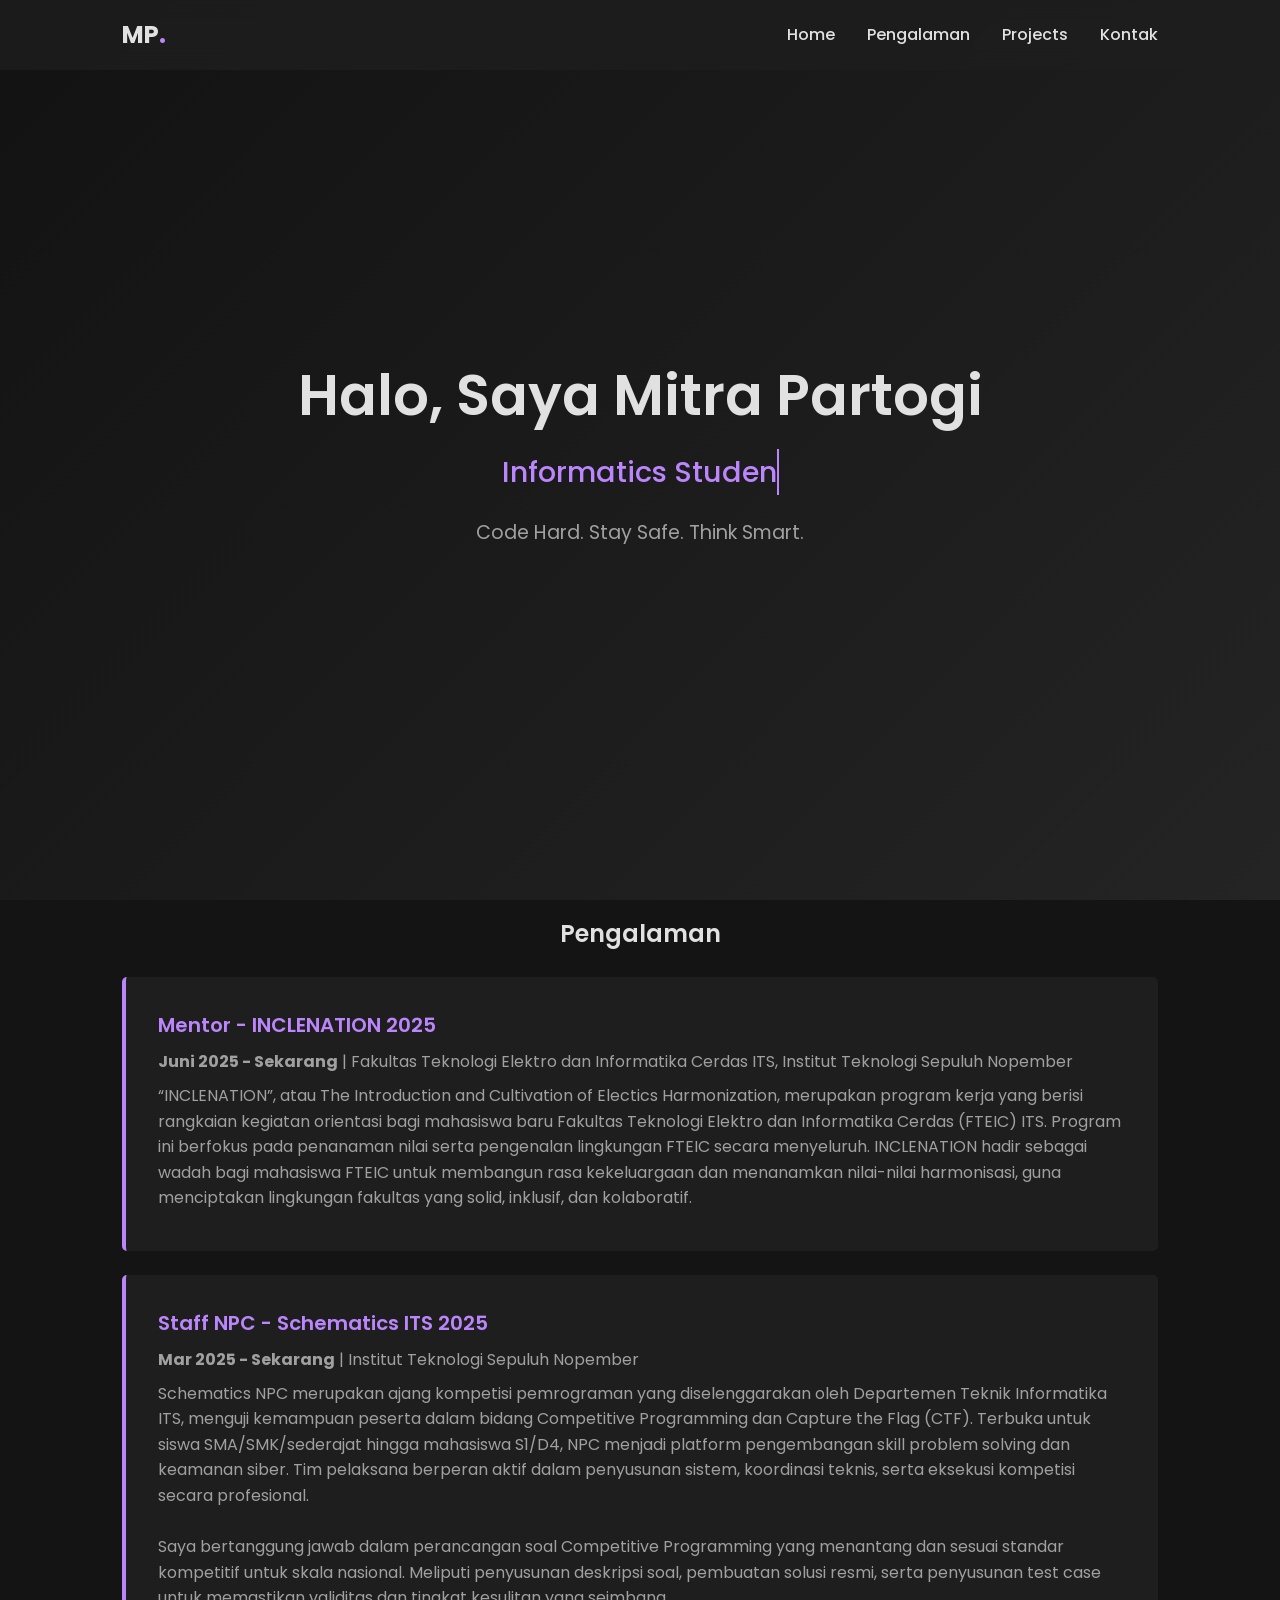
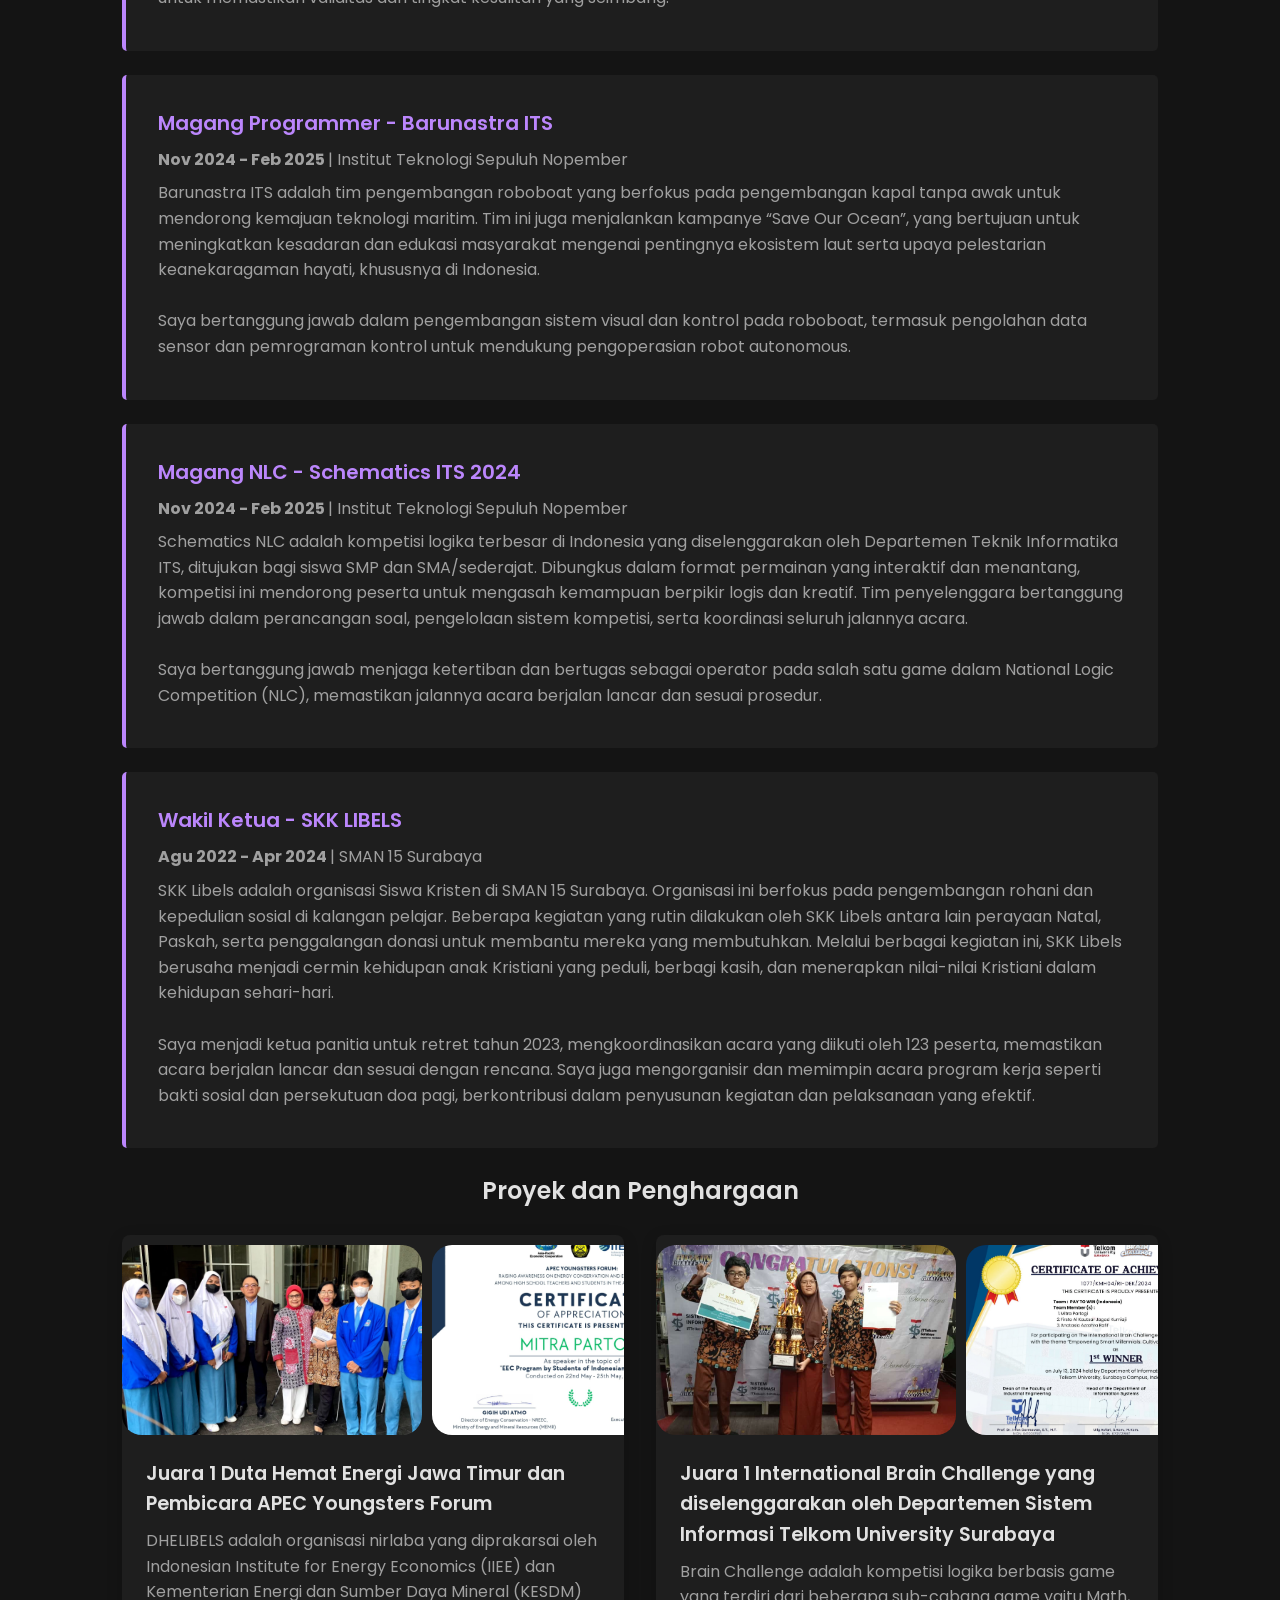
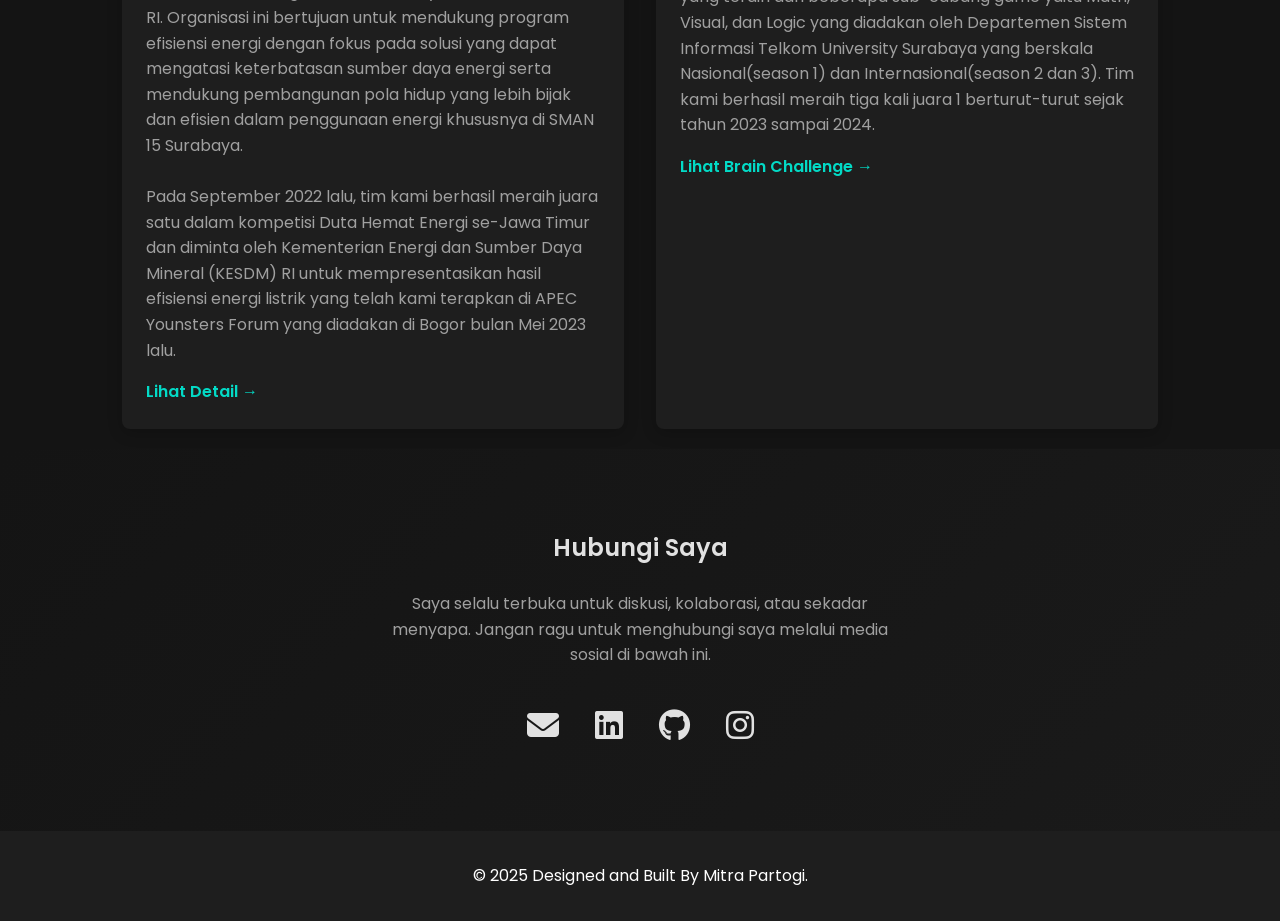
<file: index.html>
<!DOCTYPE html>
<html lang="id">
<head>
    <meta charset="UTF-8">
    <meta name="viewport" content="width=device-width, initial-scale=1.0">
    <title>Mitra Partogi</title>
    <link rel="preconnect" href="https://fonts.googleapis.com">
    <link rel="preconnect" href="https://fonts.gstatic.com" crossorigin>
    <link href="https://fonts.googleapis.com/css2?family=Poppins:wght@400;500;600;700&display=swap" rel="stylesheet">
    <link rel="stylesheet" href="https://cdnjs.cloudflare.com/ajax/libs/font-awesome/6.5.1/css/all.min.css">
    <link rel="stylesheet" href="style.css">
</head>
<body>

    <header class="navbar">
        <div class="container">
            <a href="#home" class="logo">MP<span class="logoo">.</span></a>
            <ul class="nav-links">
                <li><a href="#home">Home</a></li>
                <li><a href="#experience">Pengalaman</a></li>
                <li><a href="#work">Projects</a></li>
                <li><a href="#contact">Kontak</a></li>
            </ul>
        </div>  
    </header>

    <main>
        <section id="home">
            <div class="home-content">
                <h1>Halo, Saya <span class="name-masked" data-text="Mitra Partogi">Mitra Partogi</span></h1>
                <p class="profession">Web Developer & UI/UX Enthusiast</p>
                <p class="tagline">Code Hard. Stay Safe. Think Smart.</p>
            </div>
        </section>

        <section id="experience" class="container">
            <h2 style="margin-top: 15px;">Pengalaman</h2>
            <div class="experience-list">

                 <div class="experience-item">
                    <h3>
                        Mentor - INCLENATION 2025
                    </h3>

                    <p><strong>Juni 2025 - Sekarang</strong> | Fakultas Teknologi Elektro dan Informatika Cerdas ITS, Institut Teknologi Sepuluh Nopember</p>
                    <p>
                        “INCLENATION”, atau The Introduction and Cultivation of Electics Harmonization, merupakan program kerja yang berisi rangkaian kegiatan orientasi bagi
                        mahasiswa baru Fakultas Teknologi Elektro
                        dan Informatika Cerdas (FTEIC) ITS.
                        Program ini berfokus pada penanaman nilai
                        serta pengenalan lingkungan FTEIC secara
                        menyeluruh.

                        INCLENATION hadir sebagai wadah bagi
                        mahasiswa FTEIC untuk membangun rasa
                        kekeluargaan dan menanamkan nilai-nilai
                        harmonisasi, guna menciptakan lingkungan
                        fakultas yang solid, inklusif, dan kolaboratif.             
                    </p>
                </div>


                <div class="experience-item">
                    <h3>
                        Staff NPC - Schematics ITS 2025
                    </h3>

                    <p><strong>Mar 2025 - Sekarang</strong> | Institut Teknologi Sepuluh Nopember</p>
                    <p>
                        Schematics NPC merupakan ajang kompetisi pemrograman yang diselenggarakan oleh Departemen Teknik Informatika ITS, menguji
                        kemampuan peserta dalam bidang Competitive Programming dan Capture the Flag (CTF). Terbuka untuk siswa SMA/SMK/sederajat
                        hingga mahasiswa S1/D4, NPC menjadi platform pengembangan skill problem solving dan keamanan siber. Tim pelaksana berperan aktif
                        dalam penyusunan sistem, koordinasi teknis, serta eksekusi kompetisi secara profesional. <br><br>
                        Saya bertanggung jawab dalam perancangan soal Competitive Programming yang menantang dan sesuai standar kompetitif untuk skala
                        nasional. Meliputi penyusunan deskripsi soal, pembuatan solusi resmi, serta penyusunan test case untuk memastikan validitas dan
                        tingkat kesulitan yang seimbang.              
                    </p>
                </div>

                <div class="experience-item">
                    <h3> 
                        Magang Programmer - Barunastra ITS
                    </h3>
                    <p><strong>Nov 2024 - Feb 2025 </strong> | Institut Teknologi Sepuluh Nopember</p>
                    <p>
                        Barunastra ITS adalah tim pengembangan roboboat yang berfokus pada pengembangan kapal tanpa awak untuk mendorong kemajuan
                        teknologi maritim. Tim ini juga menjalankan kampanye “Save Our Ocean”, yang bertujuan untuk meningkatkan kesadaran dan edukasi
                        masyarakat mengenai pentingnya ekosistem laut serta upaya pelestarian keanekaragaman hayati, khususnya di Indonesia. <br><br>
                        Saya bertanggung jawab dalam pengembangan sistem visual dan kontrol pada roboboat, termasuk pengolahan data sensor dan
                        pemrograman kontrol untuk mendukung pengoperasian robot autonomous.          
                    </p>
                </div>

                <div class="experience-item">
                    <h3> 
                        Magang NLC - Schematics ITS 2024
                    </h3>
                    <p><strong>Nov 2024 - Feb 2025 </strong> | Institut Teknologi Sepuluh Nopember</p>
                    <p>
                        Schematics NLC adalah kompetisi logika terbesar di Indonesia yang diselenggarakan oleh Departemen Teknik Informatika ITS, ditujukan
                        bagi siswa SMP dan SMA/sederajat. Dibungkus dalam format permainan yang interaktif dan menantang, kompetisi ini mendorong peserta
                        untuk mengasah kemampuan berpikir logis dan kreatif. Tim penyelenggara bertanggung jawab dalam perancangan soal, pengelolaan
                        sistem kompetisi, serta koordinasi seluruh jalannya acara. <br><br>
                        Saya bertanggung jawab menjaga ketertiban dan bertugas sebagai operator pada salah satu game dalam National Logic Competition (NLC), memastikan
                        jalannya acara berjalan lancar dan sesuai prosedur.          
                    </p>
                </div>

                <div class="experience-item">
                    <h3> 
                        Wakil Ketua - SKK LIBELS
                    </h3>
                    <p><strong>Agu 2022 - Apr 2024 </strong> | SMAN 15 Surabaya </p>
                    <p>
                        SKK Libels adalah organisasi Siswa Kristen di SMAN 15 Surabaya. Organisasi ini berfokus pada pengembangan rohani dan kepedulian
                        sosial di kalangan pelajar. Beberapa kegiatan yang rutin dilakukan oleh SKK Libels antara lain perayaan Natal, Paskah, serta
                        penggalangan donasi untuk membantu mereka yang membutuhkan. Melalui berbagai kegiatan ini, SKK Libels berusaha menjadi cermin
                        kehidupan anak Kristiani yang peduli, berbagi kasih, dan menerapkan nilai-nilai Kristiani dalam kehidupan sehari-hari. 
                        <br><br>
                        Saya menjadi ketua panitia untuk retret tahun 2023, mengkoordinasikan acara yang diikuti oleh 123 peserta, memastikan acara berjalan lancar dan sesuai dengan rencana. Saya juga mengorganisir dan memimpin acara program kerja seperti bakti sosial dan persekutuan doa pagi, berkontribusi dalam penyusunan kegiatan dan pelaksanaan yang efektif. <br>
                    </p>
                </div>
            </div>
        </section>

        <section id="work" class="container">
            <h2>Proyek dan Penghargaan</h2>
            <div class="project-grid">
               <div class="project-card">
                <div class="image-window">
                    <div class="image-scroller" style="padding-top:10px ;">
                        <img class="card-images" src="images/dhelibels-1.jpeg" alt="Gambar Proyek 1">
                        <img class="card-images" src="images/dhelibels-2.jpeg" alt="Gambar Proyek 1">
                        <img class="card-images" src="images/dhelibels-3.jpeg" alt="Gambar Proyek 1">
                        <img class="card-images" src="images/dhelibels-4.jpeg" alt="Gambar Proyek 1">

                        <img class="card-images" src="images/dhelibels-1.jpeg" alt="Gambar Proyek 1">
                        <img class="card-images" src="images/dhelibels-2.jpeg" alt="Gambar Proyek 1">
                        <img class="card-images" src="images/dhelibels-3.jpeg" alt="Gambar Proyek 1">
                        <img class="card-images" src="images/dhelibels-4.jpeg" alt="Gambar Proyek 1">
                    
                    </div>
                </div>
                
                <div class="project-content">
                    <h3>Juara 1 Duta Hemat Energi Jawa Timur dan Pembicara APEC Youngsters Forum</h3>
                    <p>
                        DHELIBELS adalah organisasi nirlaba yang diprakarsai oleh Indonesian Institute for Energy Economics (IIEE) dan Kementerian Energi dan
                        Sumber Daya Mineral (KESDM) RI. Organisasi ini bertujuan untuk mendukung program efisiensi energi dengan fokus pada solusi yang
                        dapat mengatasi keterbatasan sumber daya energi serta mendukung pembangunan pola hidup yang lebih bijak dan efisien dalam
                        penggunaan energi khususnya di SMAN 15 Surabaya. <br> <br>
                        Pada September 2022 lalu, tim kami berhasil meraih juara satu dalam kompetisi Duta Hemat Energi se-Jawa Timur dan diminta oleh Kementerian Energi dan Sumber Daya Mineral (KESDM) RI
                        untuk mempresentasikan hasil efisiensi energi listrik yang telah kami terapkan di APEC Younsters Forum yang diadakan di Bogor bulan Mei 2023 lalu.                
                    </p>
                    <a href="https://www.instagram.com/dhelibe15/" target="_blank" class="project-link">Lihat Detail &rarr;</a>
                </div>
            </div>


                <div class="project-card">
                  <div class="image-window">
                    <div class="image-scroller" style="padding-top:10px ;">
                        <img class="card-images" src="images/brain-challenge-1.jpeg" alt="Gambar Proyek 1">
                        <img class="card-images" src="images/brain-challenge-2.jpeg" alt="Gambar Proyek 1">
                        <img class="card-images" src="images/brain-challenge-3.jpeg" alt="Gambar Proyek 1">
                        <img class="card-images" src="images/brain-challenge-4.jpeg" alt="Gambar Proyek 1">
                        
                        <img class="card-images" src="images/brain-challenge-1.jpeg" alt="Gambar Proyek 1">
                        <img class="card-images" src="images/brain-challenge-2.jpeg" alt="Gambar Proyek 1">
                        <img class="card-images" src="images/brain-challenge-3.jpeg" alt="Gambar Proyek 1">
                        <img class="card-images" src="images/brain-challenge-4.jpeg" alt="Gambar Proyek 1">
                    </div>
                </div>

                    <div class="project-content">
                        <h3>Juara 1 International Brain Challenge yang diselenggarakan oleh Departemen Sistem Informasi Telkom University Surabaya</h3>
                        <p>
                            Brain Challenge adalah kompetisi logika berbasis game yang terdiri dari beberapa sub-cabang game yaitu Math, Visual, dan Logic yang diadakan oleh Departemen Sistem Informasi 
                            Telkom University Surabaya yang berskala Nasional(season 1) dan Internasional(season 2 dan 3). Tim kami berhasil meraih tiga kali juara 1 berturut-turut sejak
                            tahun 2023 sampai 2024. 
                        </p>
                        <a href="https://www.instagram.com/telyu.brainchallenge/" target="_blank" class="project-link">Lihat Brain Challenge &rarr;</a>
                    </div>
                </div>

                <!-- <div class="project-card">
                <div class="image-window">
                    <div class="image-scroller" style="padding-top:10px ;">
                        <img class="card-images" src="img/dummy-1.jpeg" alt="Gambar Proyek 1">
                        <img class="card-images" src="img/dummy-2.png" alt="Gambar Proyek 2">
                        <img class="card-images" src="img/dummy-2.png" alt="Gambar Proyek 3">
                        <img class="card-images" src="img/dummy-2.png" alt="Gambar Proyek 4">

                        <img class="card-images" src="img/dummy-1.jpeg" alt="Gambar Proyek 1">
                        <img class="card-images" src="img/dummy-2.png" alt="Gambar Proyek 2">
                        <img class="card-images" src="img/dummy-2.png" alt="Gambar Proyek 3">
                        <img class="card-images" src="img/dummy-2.png" alt="Gambar Proyek 4">
                    
                    </div>
                </div>
                
                    <div class="project-content">
                        <h3>Dashboard Analitik</h3>
                        <p>
                           Lorem ipsum dolor sit amet, consectetur adipiscing elit, sed do eiusmod tempor incididunt ut labore et dolore magna aliqua. Ut enim ad minim veniam, quis nostrud exercitation ullamco laboris nisi ut aliquip ex ea commodo consequat. Duis aute irure dolor in reprehenderit in voluptate velit esse cillum dolore eu fugiat nulla pariatur. Excepteur sint occaecat cupidatat non proident, sunt in culpa qui officia deserunt mollit anim id est laborum.
                        </p>   
                        <a href="#" class="project-link">Lihat Demo &rarr;</a>
                    </div>
                </div> -->


            </div>
        </section>

        <section id="contact">
            <div class="container contact-content">
                <h2>Hubungi Saya</h2>
                <p>Saya selalu terbuka untuk diskusi, kolaborasi, atau sekadar menyapa. Jangan ragu untuk menghubungi saya melalui media sosial di bawah ini.</p>
                <div class="social-links">
                    <a href="mailto:mitrapartogi@gmail.com" target="_blank" title="Email"><i class="fas fa-envelope"></i></a>
                    <a href="https://www.linkedin.com/in/mitra-partogi" target="_blank" title="LinkedIn"><i class="fab fa-linkedin"></i></a>
                    <a href="https://github.com/mitrapartogi13" target="_blank" title="GitHub"><i class="fab fa-github"></i></a>
                    <a href="https://www.instagram.com/mitrapartogiii._/" target="_blank" title="Instagram"><i class="fab fa-instagram"></i></a>
                </div>
            </div>
        </section>
    </main>

    <footer>
        <div class="container">
            <p>&copy; 2025 Designed and Built By Mitra Partogi.</p>
        </div>
    </footer>

    <script src="script.js"></script>


</body>
</html>
</file>
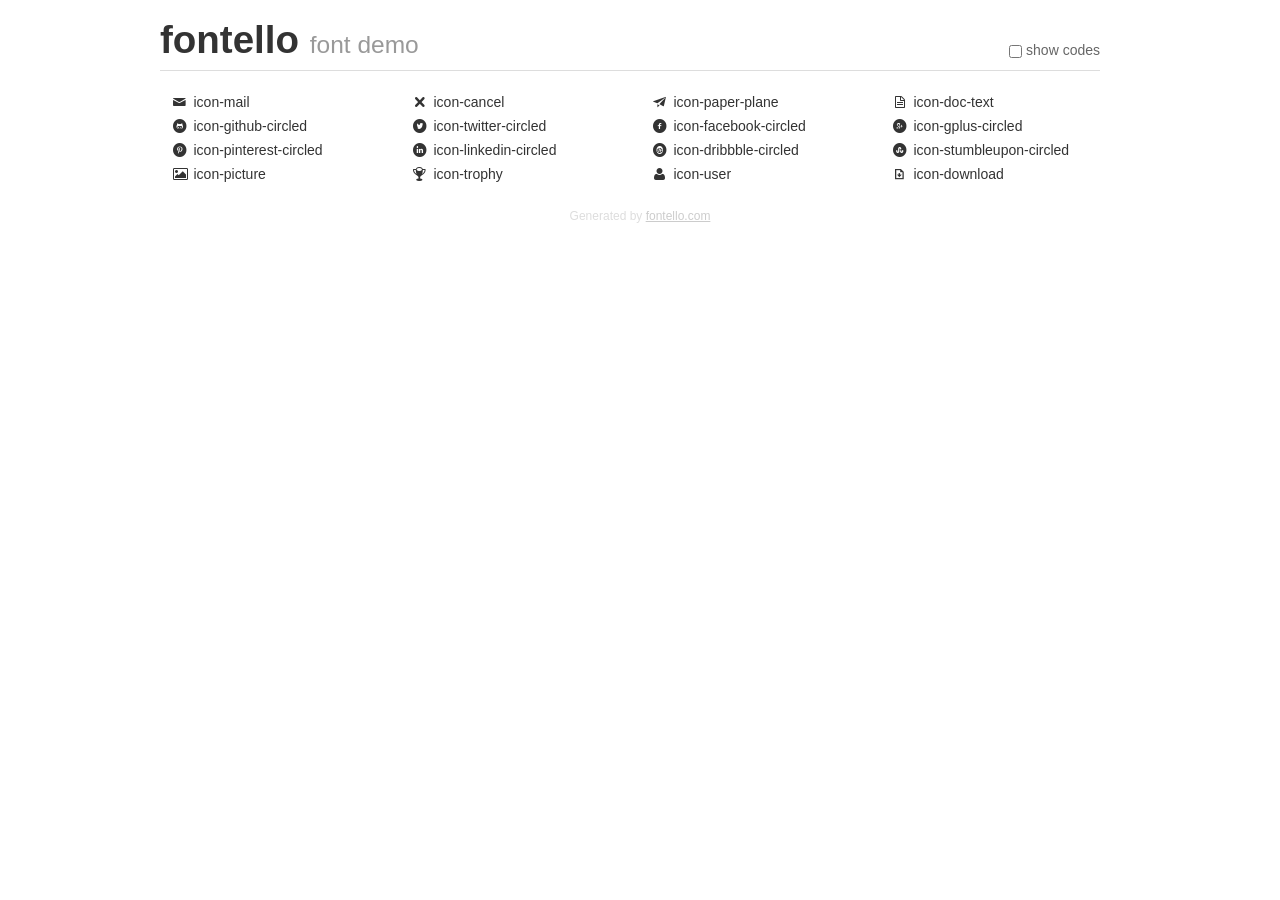
<file: font/demo.html>
<!DOCTYPE html>
<html>
  <head><!--[if lt IE 9]>
    <script src="http://html5shim.googlecode.com/svn/trunk/html5.js"></script><![endif]-->
    <meta charset="UTF-8"><style type="text/css">/*
 * Bootstrap v2.2.1
 *
 * Copyright 2012 Twitter, Inc
 * Licensed under the Apache License v2.0
 * http://www.apache.org/licenses/LICENSE-2.0
 *
 * Designed and built with all the love in the world @twitter by @mdo and @fat.
 */
.clearfix {
  *zoom: 1;
}
.clearfix:before,
.clearfix:after {
  display: table;
  content: "";
  line-height: 0;
}
.clearfix:after {
  clear: both;
}
html {
  font-size: 100%;
  -webkit-text-size-adjust: 100%;
  -ms-text-size-adjust: 100%;
}
a:focus {
  outline: thin dotted #333;
  outline: 5px auto -webkit-focus-ring-color;
  outline-offset: -2px;
}
a:hover,
a:active {
  outline: 0;
}
button,
input,
select,
textarea {
  margin: 0;
  font-size: 100%;
  vertical-align: middle;
}
button,
input {
  *overflow: visible;
  line-height: normal;
}
button::-moz-focus-inner,
input::-moz-focus-inner {
  padding: 0;
  border: 0;
}
body {
  margin: 0;
  font-family: "Helvetica Neue", Helvetica, Arial, sans-serif;
  font-size: 14px;
  line-height: 20px;
  color: #333;
  background-color: #fff;
}
a {
  color: #08c;
  text-decoration: none;
}
a:hover {
  color: #005580;
  text-decoration: underline;
}
.row {
  margin-left: -20px;
  *zoom: 1;
}
.row:before,
.row:after {
  display: table;
  content: "";
  line-height: 0;
}
.row:after {
  clear: both;
}
[class*="span"] {
  float: left;
  min-height: 1px;
  margin-left: 20px;
}
.container,
.navbar-static-top .container,
.navbar-fixed-top .container,
.navbar-fixed-bottom .container {
  width: 940px;
}
.span12 {
  width: 940px;
}
.span11 {
  width: 860px;
}
.span10 {
  width: 780px;
}
.span9 {
  width: 700px;
}
.span8 {
  width: 620px;
}
.span7 {
  width: 540px;
}
.span6 {
  width: 460px;
}
.span5 {
  width: 380px;
}
.span4 {
  width: 300px;
}
.span3 {
  width: 220px;
}
.span2 {
  width: 140px;
}
.span1 {
  width: 60px;
}
[class*="span"].pull-right,
.row-fluid [class*="span"].pull-right {
  float: right;
}
.container {
  margin-right: auto;
  margin-left: auto;
  *zoom: 1;
}
.container:before,
.container:after {
  display: table;
  content: "";
  line-height: 0;
}
.container:after {
  clear: both;
}
p {
  margin: 0 0 10px;
}
.lead {
  margin-bottom: 20px;
  font-size: 21px;
  font-weight: 200;
  line-height: 30px;
}
small {
  font-size: 85%;
}
h1 {
  margin: 10px 0;
  font-family: inherit;
  font-weight: bold;
  line-height: 20px;
  color: inherit;
  text-rendering: optimizelegibility;
}
h1 small {
  font-weight: normal;
  line-height: 1;
  color: #999;
}
h1 {
  line-height: 40px;
}
h1 {
  font-size: 38.5px;
}
h1 small {
  font-size: 24.5px;
}
body {
  margin-top: 90px;
}
.header {
  position: fixed;
  top: 0;
  left: 50%;
  margin-left: -480px;
  background-color: #fff;
  border-bottom: 1px solid #ddd;
  padding-top: 10px;
  z-index: 10;
}
.footer {
  color: #ddd;
  font-size: 12px;
  text-align: center;
  margin-top: 20px;
}
.footer a {
  color: #ccc;
  text-decoration: underline;
}
.the-icons {
  font-size: 14px;
  line-height: 24px;
}
.switch {
  position: absolute;
  right: 0;
  bottom: 10px;
  color: #666;
}
.switch input {
  margin-right: 0.3em;
}
.codesOn .i-name {
  display: none;
}
.codesOn .i-code {
  display: inline;
}
.i-code {
  display: none;
}
</style>
    <link rel="stylesheet" href="css/fontello.css">
    <link rel="stylesheet" href="css/animation.css"><!--[if IE 7]>
    <link rel="stylesheet" href="css/fontello-ie7.css"><![endif]-->
    <script>
      function toggleCodes(on) {
        var obj = document.getElementById('icons');
        
        if (on) {
          obj.className += ' codesOn';
        } else {
          obj.className = obj.className.replace(' codesOn', '');
        }
      }
      
    </script>
  </head>
  <body>
    <div class="container header">
      <h1>
        fontello
         <small>font demo</small>
      </h1>
      <label class="switch">
        <input type="checkbox" onclick="toggleCodes(this.checked)">show codes
      </label>
    </div>
    <div id="icons" class="container">
      <div class="row">
        <div title="Code: 0xe806" class="the-icons span3"><i class="icon-mail"></i> <span class="i-name">icon-mail</span><span class="i-code">0xe806</span></div>
        <div title="Code: 0xe80f" class="the-icons span3"><i class="icon-cancel"></i> <span class="i-name">icon-cancel</span><span class="i-code">0xe80f</span></div>
        <div title="Code: 0xe804" class="the-icons span3"><i class="icon-paper-plane"></i> <span class="i-name">icon-paper-plane</span><span class="i-code">0xe804</span></div>
        <div title="Code: 0xe803" class="the-icons span3"><i class="icon-doc-text"></i> <span class="i-name">icon-doc-text</span><span class="i-code">0xe803</span></div>
      </div>
      <div class="row">
        <div title="Code: 0xe80e" class="the-icons span3"><i class="icon-github-circled"></i> <span class="i-name">icon-github-circled</span><span class="i-code">0xe80e</span></div>
        <div title="Code: 0xe808" class="the-icons span3"><i class="icon-twitter-circled"></i> <span class="i-name">icon-twitter-circled</span><span class="i-code">0xe808</span></div>
        <div title="Code: 0xe807" class="the-icons span3"><i class="icon-facebook-circled"></i> <span class="i-name">icon-facebook-circled</span><span class="i-code">0xe807</span></div>
        <div title="Code: 0xe809" class="the-icons span3"><i class="icon-gplus-circled"></i> <span class="i-name">icon-gplus-circled</span><span class="i-code">0xe809</span></div>
      </div>
      <div class="row">
        <div title="Code: 0xe80a" class="the-icons span3"><i class="icon-pinterest-circled"></i> <span class="i-name">icon-pinterest-circled</span><span class="i-code">0xe80a</span></div>
        <div title="Code: 0xe80b" class="the-icons span3"><i class="icon-linkedin-circled"></i> <span class="i-name">icon-linkedin-circled</span><span class="i-code">0xe80b</span></div>
        <div title="Code: 0xe80c" class="the-icons span3"><i class="icon-dribbble-circled"></i> <span class="i-name">icon-dribbble-circled</span><span class="i-code">0xe80c</span></div>
        <div title="Code: 0xe80d" class="the-icons span3"><i class="icon-stumbleupon-circled"></i> <span class="i-name">icon-stumbleupon-circled</span><span class="i-code">0xe80d</span></div>
      </div>
      <div class="row">
        <div title="Code: 0xe802" class="the-icons span3"><i class="icon-picture"></i> <span class="i-name">icon-picture</span><span class="i-code">0xe802</span></div>
        <div title="Code: 0xe801" class="the-icons span3"><i class="icon-trophy"></i> <span class="i-name">icon-trophy</span><span class="i-code">0xe801</span></div>
        <div title="Code: 0xe800" class="the-icons span3"><i class="icon-user"></i> <span class="i-name">icon-user</span><span class="i-code">0xe800</span></div>
        <div title="Code: 0xe805" class="the-icons span3"><i class="icon-download"></i> <span class="i-name">icon-download</span><span class="i-code">0xe805</span></div>
      </div>
    </div>
    <div class="container footer">Generated by <a href="http://fontello.com">fontello.com</a></div>
  </body>
</html>
</file>
<file: style.css>
/* --- General Styling & Variables --- */

        html {
            scroll-padding-top: 70.39px; 
            scroll-behavior: smooth;
        }
        :root {
            --primary-color: #BB86FC;
            --secondary-color: #03DAC6;
            --background-color: #141414;
            --surface-color: #1E1E1E;
            --text-color: #E1E1E1;
            --text-color-secondary: #A0A0A0;
        }

        * {
            margin: 0;
            padding: 0;
            box-sizing: border-box;
            scroll-behavior: smooth;
        }

        body {
            font-family: 'Poppins', sans-serif;
            background-color: var(--background-color);
            color: var(--text-color);
            line-height: 1.6;
        }

        .container {
            max-width: 1100px;
            margin: auto;
            padding: 0 2rem;
            overflow: hidden;
            
        }

        h1, h2, h3 {
            font-weight: 600;
            color: var(--text-color);
        }

        h1 { font-size: 3rem; }
        h2 {
            font-size: clamp(0.625remm, 5vw, 2.5rem);
            margin-bottom: 1.5rem;
            text-align: center;
        }
        section {
            padding: 5rem 0;
            opacity: 0;
            transform: translateY(20px);
            transition: opacity 0.6s ease-out, transform 0.6s ease-out;
        }

        section.visible {
            opacity: 1;
            transform: translateY(0);
        }

        /* --- Navigation Bar --- */
        .navbar {
            position: fixed;
            top: 0;
            left: 0;
            width: 100%;
            padding: 1rem 0;
            background: rgba(30, 30, 30, 0.85);
            backdrop-filter: blur(10px);
            z-index: 1000;
            transition: background 0.3s;
        }
        
        .navbar .container {
            display: flex;
            justify-content: space-between;
            align-items: center;
        }

        .navbar .logo {
            font-size: 1.5rem;
            font-weight: 700;
            color: var(--text-color);
            text-decoration: none;
           

            transition: transform 0.3s ease-in-out;
            will-change: transform;
        }
        .navbar .logo .logoo {
            color: var(--primary-color);
        }

        .navbar .logo:hover {
           transform: scale(1.05);
        }

        .nav-links {
            list-style: none;
            display: flex;
        }

        .nav-links li {
            margin-left: 2rem;
        }

        .nav-links a {
            color: var(--text-color);
            text-decoration: none;
            font-weight: 500;
            position: relative;
            transition: color 0.3s;
        }

        .nav-links a::after {   
            content: '';
            position: absolute;
            width: 0;
            height: 2px;
            bottom: -5px;
            left: 50%;
            transform: translateX(-50%);
            background-color: var(--primary-color);
            transition: width 0.3s;
        }

        .nav-links a:hover {
            color: var(--primary-color);
        }

        .nav-links a:hover::after {
            width: 100%;
        }

        /* --- Home Section --- */
        #home {
            height: 100vh;
            display: flex;
            align-items: center;
            text-align: center;
            background: linear-gradient(135deg, rgba(18, 18, 18, 0.95), rgba(40, 40, 40, 0.8)), no-repeat center center/cover;
            /* background: linear-gradient(135deg, rgba(18, 18, 18, 0.95), rgba(40, 40, 40, 0.8)), url('https://www.istockphoto.com/photo/colorful-light-abstract-background-for-backdrop-and-copy-space-abstract-dark-gm1201994146-344903855?utm_campaign=srp_photos_bottom&utm_content=https%3A%2F%2Funsplash.com%2Fs%2Fphotos%2Fabstract-drk&utm_medium=affiliate&utm_source=unsplash&utm_term=abstract+drk%3A%3A%3A') no-repeat center center/cover; */

        }

        #home .home-content {
            max-width: 800px;
            margin: auto;
        }

        #home h1 {
            font-size: 3.5rem;
            margin-bottom: 0.5rem;
        }

        #home .profession {
            font-size: 1.8rem;
            color: var(--primary-color);
            font-weight: 500;
            margin-bottom: 1rem;
            border-right: 2px solid var(--primary-color); /* Ganti warna jika perlu */
            animation: blink-caret .75s step-end infinite;
            white-space: nowrap; /* Mencegah teks turun baris saat animasi*/
            overflow: hidden; /* Menyembunyikan teks yang belum diketik */
            display: inline-block;
            
        }

        @keyframes blink-caret {
            from, to { border-color: transparent }
            50% { border-color: var(--primary-color); }
        }

        #home .tagline {
            font-size: 1.2rem;
            color: var(--text-color-secondary);
            max-width: 600px;
            margin: auto;
        }

       .name-masked {
        position: relative; /* Diperlukan agar pseudo-element bisa diposisikan */
        display: inline-block;
        cursor: pointer;

        /* LAPISAN BAWAH (DEFAULT): Ini adalah teks putih solid yang terlihat pertama kali */
        color: var(--text-color); 
        }

        /* LAPISAN ATAS (TERSEMBUNYI): Ini adalah lapisan gradasi yang akan kita 'ungkap' */
        .name-masked::before {
        content: attr(data-text); /* Mengambil teks dari atribut 'data-text' */
        position: absolute;
        top: 0;
        left: 0;
    

        /* Membuat lapisan ini memiliki warna gradasi */
        background: linear-gradient(90deg, var(--primary-color), var(--secondary-color));
        -webkit-background-clip: text;
        background-clip: text;
        color: transparent; /* Teksnya transparan agar background terlihat */

        /* INI KUNCINYA: Membuat 'topeng' yang akan menampilkan lapisan ini */
        /* Lingkaran solid akan MENAMPILKAN lapisan ini, area transparan akan MENYEMBUNYIKANNYA */
        -webkit-mask-image: radial-gradient(circle 50px at var(--x, -100px) var(--y, -100px), black 100%, transparent 50%);
        mask-image: radial-gradient(circle 50px at var(--x, -100px) var(--y, -100px), black 100%, transparent 50%);
        }

        

        /* --- Experience Section --- */


        .experience-item {
            background: var(--surface-color);
            padding: 2rem;
            margin-bottom: 1.5rem;
            border-left: 4px solid var(--primary-color);
            border-radius: 5px;
            transition: transform 0.3s, box-shadow 0.3s;
        }

        .experience-item:hover {
            transform: translateY(-5px);
            box-shadow: 0 10px 20px rgba(0,0,0,0.2);
        }

        .experience-item h3 {
            color: var(--primary-color);
            margin-bottom: 0.5rem;
            font-size: clamp(0.825rem, 3vw, 1.25rem); /* Tambahkan ini */
        }

        .experience-item p {
            color: var(--text-color-secondary);
            margin-bottom: 0.5rem;
            font-size: clamp(0.625rem, 2.5vw, 1rem); /* Tambahkan ini */
        }

        /* --- Work/Projects Section --- */
        .project-grid {
            display: grid;
            grid-template-columns: repeat(auto-fit, minmax(280px, 1fr));
            gap: 2rem;
            margin-bottom: 20px;
        }

        .project-card {
            background: var(--surface-color);
            border-radius: 8px;
            overflow: hidden;
            box-shadow: 0 4px 15px rgba(0,0,0,0.2);
            transition: transform 0.3s, box-shadow 0.3s;
        }

        .project-card:hover {
            transform: translateY(-10px);
            box-shadow: 0 15px 30px rgba(187, 134, 252, 0.15);
        }

        /* .project-card img {
            width: 100%;
            height: 200px;
            object-fit: cover;
            display: block;
        } */
        /* --- CSS BARU UNTUK IMAGE SCROLLER --- */

        /* 1. Penata Jendela (Viewport) */
        .image-window {
            width: 100%;
            height: 200px; /* Sesuaikan tinggi sesuai desain Anda */
            overflow: hidden; /* Ini adalah trik utamanya, menyembunyikan bagian gambar yang meluber */
        }

        /* 2. Penata Rol Film (Kontainer Gambar) */
        .image-scroller {
            display: flex;
            /* Memberi jarak 10px antar gambar dengan rapi */
            gap: 10px; 
            
            /* Lebar = (Lebar gambar + gap) x Jumlah Total Gambar */
            width: calc((300px + 10px) * 8); 
            
            height: 100%;
            animation: scroll-anim 20s linear infinite;
        }

        /* 3. Penata Gambar di Dalam Scroller */
        .image-scroller img {
            width: 300px; /* Lebar tetap */
            height: 100%;
            object-fit: cover;
            flex-shrink: 0;
            
        }

        /* 4. [Opsional] Jeda Animasi Saat Kursor di Atas Kartu */
        .project-card:hover .image-scroller {
            animation-play-state: paused;
        }


        /* 5. Keyframes untuk Animasi Scroll */
        @keyframes scroll-anim {
            0% {
                transform: translateX(0);
            }
            100% {
                /* Geser ke kiri sejauh lebar set gambar pertama */
                /* Contoh: 4 gambar x 300px = 1200px */
                transform: translateX(calc(-300px * 4));
            }
        }

        .card-images {
            border-radius: 20px;
        }
        .project-content {
            padding: 1.5rem;
        }

        .project-content h3 {
            margin-bottom: 0.5rem;
            font-size: clamp(0.825rem, 3vw, 1.2rem);
        }

        .project-content p {
            color: var(--text-color-secondary);
            margin-bottom: 1rem;
            font-size: clamp(0.625rem, 2.5vw, 1rem);
        }

        .project-link {
            display: inline-block;
            text-decoration: none;
            color: var(--secondary-color);
            font-weight: 600;
            transition: color 0.3s;
        }
        .project-link:hover {
            color: var(--primary-color);
        }

        /* --- Contact Section --- */
        #contact {
            background: linear-gradient(135deg, var(--background-color), #1a1a1a);
        }

        .contact-content {
            text-align: center;
            max-width: 600px;
            margin: auto;
        }

        .contact-content p {
            margin-bottom: 2rem;
            color: var(--text-color-secondary);
        }

        .social-links a {
            color: var(--text-color);
            font-size: 2rem;
            margin: 0 1rem;
            transition: color 0.3s, transform 0.3s;
        }

        .social-links a:hover {
            color: var(--primary-color);
            transform: translateY(-3px);
        }

        /* --- Footer --- */
        footer {
            text-align: center;
            padding: 2rem 0;
            background: var(--surface-color);
            color: white;
        }

        /* --- Responsive Design --- */
        @media (max-width: 769px) {
            h1 { font-size: 2.5rem; }
            #home h1 { font-size: 2.8rem; }
            #home .profession { font-size: 1.5rem; }
            h2 { font-size: 2rem; }

            .nav-links {
                display: none; /* Sembunyikan untuk menu hamburger jika diperlukan */
                /* Untuk contoh ini, kita biarkan tetap terlihat tapi akan wrap */
                flex-direction: column;
                position: absolute;
                top: 60px;
                right: 20px;
                background: var(--surface-color);
                padding: 1rem;
                border-radius: 5px;
            }

            p {
                font-size: 0.625rem;
            }
            .navbar .container {
                /* Atur agar logo tetap di kiri & ikon menu di kanan */
                /* Untuk saat ini kita biarkan sederhana */
            }
        }
</file>
<file: font/css/fontello.css>
@font-face {
  font-family: 'fontello';
  src: url('../font/fontello.eot?87773380');
  src: url('../font/fontello.eot?87773380#iefix') format('embedded-opentype'),
       url('../font/fontello.woff?87773380') format('woff'),
       url('../font/fontello.ttf?87773380') format('truetype'),
       url('../font/fontello.svg?87773380#fontello') format('svg');
  font-weight: normal;
  font-style: normal;
}
/* Chrome hack: SVG is rendered more smooth in Windozze. 100% magic, uncomment if you need it. */
/* Note, that will break hinting! In other OS-es font will be not as sharp as it could be */
/*
@media screen and (-webkit-min-device-pixel-ratio:0) {
  @font-face {
    font-family: 'fontello';
    src: url('../font/fontello.svg?87773380#fontello') format('svg');
  }
}
*/
 
 [class^="icon-"]:before, [class*=" icon-"]:before {
  font-family: "fontello";
  font-style: normal;
  font-weight: normal;
  speak: none;
 
  display: inline-block;
  text-decoration: inherit;
  width: 1em;
  margin-right: .2em;
  text-align: center;
  /* opacity: .8; */
 
  /* For safety - reset parent styles, that can break glyph codes*/
  font-variant: normal;
  text-transform: none;
     
  /* fix buttons height, for twitter bootstrap */
  line-height: 1em;
 
  /* Animation center compensation - margins should be symmetric */
  /* remove if not needed */
  margin-left: .2em;
 
  /* you can be more comfortable with increased icons size */
  /* font-size: 120%; */
 
  /* Uncomment for 3D effect */
  /* text-shadow: 1px 1px 1px rgba(127, 127, 127, 0.3); */
}
 
.icon-mail:before { content: '\e806'; } /* '' */
.icon-cancel:before { content: '\e80f'; } /* '' */
.icon-paper-plane:before { content: '\e804'; } /* '' */
.icon-doc-text:before { content: '\e803'; } /* '' */
.icon-github-circled:before { content: '\e80e'; } /* '' */
.icon-twitter-circled:before { content: '\e808'; } /* '' */
.icon-facebook-circled:before { content: '\e807'; } /* '' */
.icon-gplus-circled:before { content: '\e809'; } /* '' */
.icon-pinterest-circled:before { content: '\e80a'; } /* '' */
.icon-linkedin-circled:before { content: '\e80b'; } /* '' */
.icon-dribbble-circled:before { content: '\e80c'; } /* '' */
.icon-stumbleupon-circled:before { content: '\e80d'; } /* '' */
.icon-picture:before { content: '\e802'; } /* '' */
.icon-trophy:before { content: '\e801'; } /* '' */
.icon-user:before { content: '\e800'; } /* '' */
.icon-download:before { content: '\e805'; } /* '' */
</file>
<file: font/css/animation.css>
/*
   Animation example, for spinners
*/
.animate-spin {
  -moz-animation: spin 2s infinite linear;
  -o-animation: spin 2s infinite linear;
  -webkit-animation: spin 2s infinite linear;
  animation: spin 2s infinite linear;
  display: inline-block;
}
@-moz-keyframes spin {
  0% {
    -moz-transform: rotate(0deg);
    -o-transform: rotate(0deg);
    -webkit-transform: rotate(0deg);
    transform: rotate(0deg);
  }

  100% {
    -moz-transform: rotate(359deg);
    -o-transform: rotate(359deg);
    -webkit-transform: rotate(359deg);
    transform: rotate(359deg);
  }
}
@-webkit-keyframes spin {
  0% {
    -moz-transform: rotate(0deg);
    -o-transform: rotate(0deg);
    -webkit-transform: rotate(0deg);
    transform: rotate(0deg);
  }

  100% {
    -moz-transform: rotate(359deg);
    -o-transform: rotate(359deg);
    -webkit-transform: rotate(359deg);
    transform: rotate(359deg);
  }
}
@-o-keyframes spin {
  0% {
    -moz-transform: rotate(0deg);
    -o-transform: rotate(0deg);
    -webkit-transform: rotate(0deg);
    transform: rotate(0deg);
  }

  100% {
    -moz-transform: rotate(359deg);
    -o-transform: rotate(359deg);
    -webkit-transform: rotate(359deg);
    transform: rotate(359deg);
  }
}
@-ms-keyframes spin {
  0% {
    -moz-transform: rotate(0deg);
    -o-transform: rotate(0deg);
    -webkit-transform: rotate(0deg);
    transform: rotate(0deg);
  }

  100% {
    -moz-transform: rotate(359deg);
    -o-transform: rotate(359deg);
    -webkit-transform: rotate(359deg);
    transform: rotate(359deg);
  }
}
@keyframes spin {
  0% {
    -moz-transform: rotate(0deg);
    -o-transform: rotate(0deg);
    -webkit-transform: rotate(0deg);
    transform: rotate(0deg);
  }

  100% {
    -moz-transform: rotate(359deg);
    -o-transform: rotate(359deg);
    -webkit-transform: rotate(359deg);
    transform: rotate(359deg);
  }
}
</file>
<file: font/css/fontello-ie7.css>
[class^="icon-"], [class*=" icon-"] {
  font-family: 'fontello';
  font-style: normal;
  font-weight: normal;
 
  /* fix buttons height */
  line-height: 1em;
 
  /* you can be more comfortable with increased icons size */
  /* font-size: 120%; */
}
 
.icon-mail { *zoom: expression( this.runtimeStyle['zoom'] = '1', this.innerHTML = '&#xe806;&nbsp;'); }
.icon-cancel { *zoom: expression( this.runtimeStyle['zoom'] = '1', this.innerHTML = '&#xe80f;&nbsp;'); }
.icon-paper-plane { *zoom: expression( this.runtimeStyle['zoom'] = '1', this.innerHTML = '&#xe804;&nbsp;'); }
.icon-doc-text { *zoom: expression( this.runtimeStyle['zoom'] = '1', this.innerHTML = '&#xe803;&nbsp;'); }
.icon-github-circled { *zoom: expression( this.runtimeStyle['zoom'] = '1', this.innerHTML = '&#xe80e;&nbsp;'); }
.icon-twitter-circled { *zoom: expression( this.runtimeStyle['zoom'] = '1', this.innerHTML = '&#xe808;&nbsp;'); }
.icon-facebook-circled { *zoom: expression( this.runtimeStyle['zoom'] = '1', this.innerHTML = '&#xe807;&nbsp;'); }
.icon-gplus-circled { *zoom: expression( this.runtimeStyle['zoom'] = '1', this.innerHTML = '&#xe809;&nbsp;'); }
.icon-pinterest-circled { *zoom: expression( this.runtimeStyle['zoom'] = '1', this.innerHTML = '&#xe80a;&nbsp;'); }
.icon-linkedin-circled { *zoom: expression( this.runtimeStyle['zoom'] = '1', this.innerHTML = '&#xe80b;&nbsp;'); }
.icon-dribbble-circled { *zoom: expression( this.runtimeStyle['zoom'] = '1', this.innerHTML = '&#xe80c;&nbsp;'); }
.icon-stumbleupon-circled { *zoom: expression( this.runtimeStyle['zoom'] = '1', this.innerHTML = '&#xe80d;&nbsp;'); }
.icon-picture { *zoom: expression( this.runtimeStyle['zoom'] = '1', this.innerHTML = '&#xe802;&nbsp;'); }
.icon-trophy { *zoom: expression( this.runtimeStyle['zoom'] = '1', this.innerHTML = '&#xe801;&nbsp;'); }
.icon-user { *zoom: expression( this.runtimeStyle['zoom'] = '1', this.innerHTML = '&#xe800;&nbsp;'); }
.icon-download { *zoom: expression( this.runtimeStyle['zoom'] = '1', this.innerHTML = '&#xe805;&nbsp;'); }
</file>
